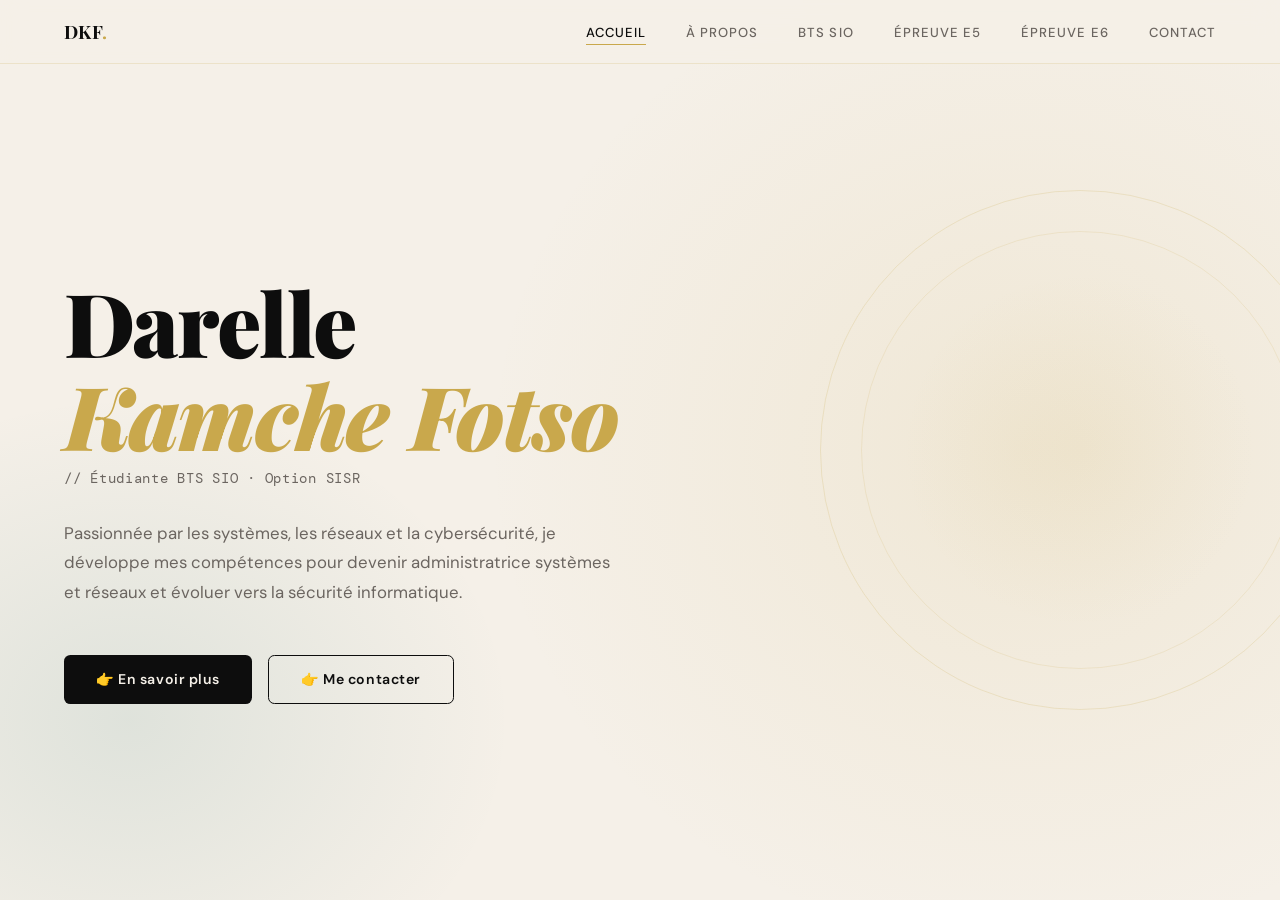
<file: index.html>
<!DOCTYPE html>
<html lang="fr">
<head>
<meta charset="UTF-8">
<meta name="viewport" content="width=device-width, initial-scale=1.0">
<title>Darelle Kamche Fotso — Portfolio</title>
<link rel="stylesheet" href="style.css">
<style>
  .hero {
    min-height: 100vh;
    display: flex; flex-direction: column; justify-content: center;
    position: relative; overflow: hidden; padding-top: 80px;
  }
  .hero-bg {
    position: absolute; inset: 0; z-index: 0;
    background:
      radial-gradient(ellipse 60% 80% at 80% 50%, rgba(201,168,76,0.12) 0%, transparent 70%),
      radial-gradient(ellipse 50% 60% at 10% 80%, rgba(26,107,107,0.1) 0%, transparent 60%);
  }
  .hero-decor {
    position: absolute; right: -60px; top: 50%; transform: translateY(-50%);
    width: 520px; height: 520px; border-radius: 50%;
    border: 1px solid rgba(201,168,76,0.2); z-index: 0;
  }
  .hero-decor::before {
    content: ''; position: absolute; inset: 40px;
    border-radius: 50%; border: 1px solid rgba(201,168,76,0.15);
  }
  .hero-decor::after {
    content: ''; position: absolute; inset: 80px; border-radius: 50%;
    background: radial-gradient(circle, rgba(201,168,76,0.08), transparent 70%);
  }
  .hero-content {
    position: relative; z-index: 1;
    padding: 0 4rem; max-width: 760px;
    animation: fadeUp 0.9s ease both;
  }
  .hero-tag {
    display: inline-flex; align-items: center; gap: 0.5rem;
    font-family: 'DM Mono', monospace; font-size: 0.75rem;
    color: var(--teal); letter-spacing: 0.12em; text-transform: uppercase;
    margin-bottom: 1.5rem; padding: 0.4rem 1rem;
    border: 1px solid rgba(26,107,107,0.3); border-radius: 2rem;
    background: rgba(26,107,107,0.06);
  }
  .hero-tag::before { content: '●'; font-size: 0.5rem; color: var(--teal); }
  .hero-name {
    font-family: 'Playfair Display', serif;
    font-size: clamp(3rem, 7vw, 5.5rem); font-weight: 900;
    line-height: 1.05; letter-spacing: -0.02em; margin-bottom: 0.5rem;
  }
  .hero-name em { font-style: italic; color: var(--gold); display: block; }
  .hero-role {
    font-family: 'DM Mono', monospace; font-size: 0.9rem;
    color: var(--muted); letter-spacing: 0.05em; margin-bottom: 2rem;
  }
  .hero-desc {
    font-size: 1.05rem; line-height: 1.75; color: var(--muted);
    max-width: 560px; margin-bottom: 3rem;
  }
  .hero-btns { display: flex; gap: 1rem; flex-wrap: wrap; }
  @media (max-width: 900px) {
    .hero-content { padding: 0 1.5rem; }
    .hero-decor { display: none; }
  }
  @media (max-width: 600px) {
    .hero-btns { flex-direction: column; }
    .btn-primary, .btn-outline { width: 100%; justify-content: center; }
  }
</style>
</head>
<body>
<nav>
  <div class="nav-logo">DKF<span>.</span></div>
  <ul class="nav-links">
    <li><a href="index.html">Accueil</a></li>
    <li><a href="apropos.html">À propos</a></li>
    <li><a href="bts.html">BTS SIO</a></li>
    <li><a href="e5.html">Épreuve E5</a></li>
    <li><a href="e6.html">Épreuve E6</a></li>
    <li><a href="contact.html">Contact</a></li>
  </ul>
</nav>

<div class="hero">
  <div class="hero-bg"></div>
  <div class="hero-decor"></div>
  <div class="hero-content">
    <h1 class="hero-name">Darelle<br><em>Kamche Fotso</em></h1>
    <p class="hero-role">// Étudiante BTS SIO · Option SISR</p>
    <p class="hero-desc">Passionnée par les systèmes, les réseaux et la cybersécurité, je développe mes compétences pour devenir administratrice systèmes et réseaux et évoluer vers la sécurité informatique.</p>
    <div class="hero-btns">
      <a href="apropos.html" class="btn-primary">👉 En savoir plus</a>
      <a href="contact.html" class="btn-outline">👉 Me contacter</a>
    </div>
  </div>
</div>

<script src="script.js"></script>
</body>
</html>
</file>
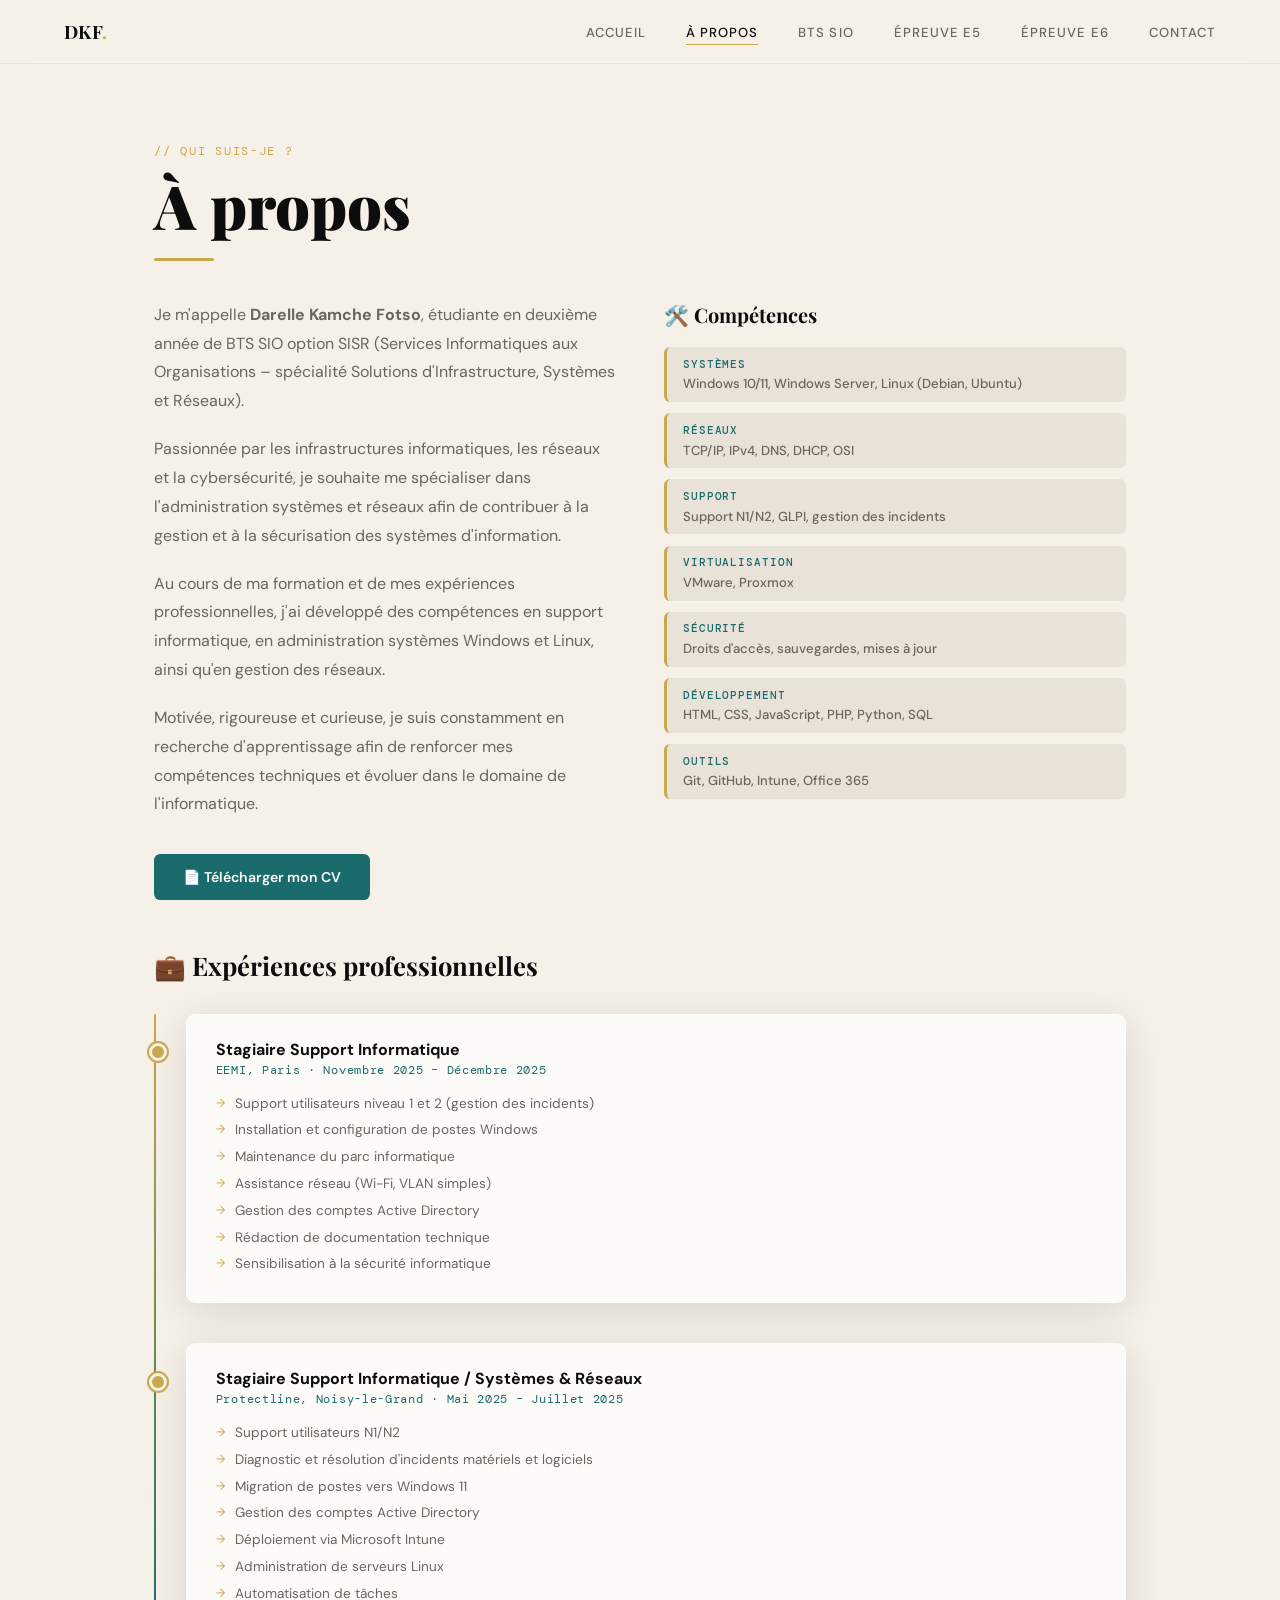
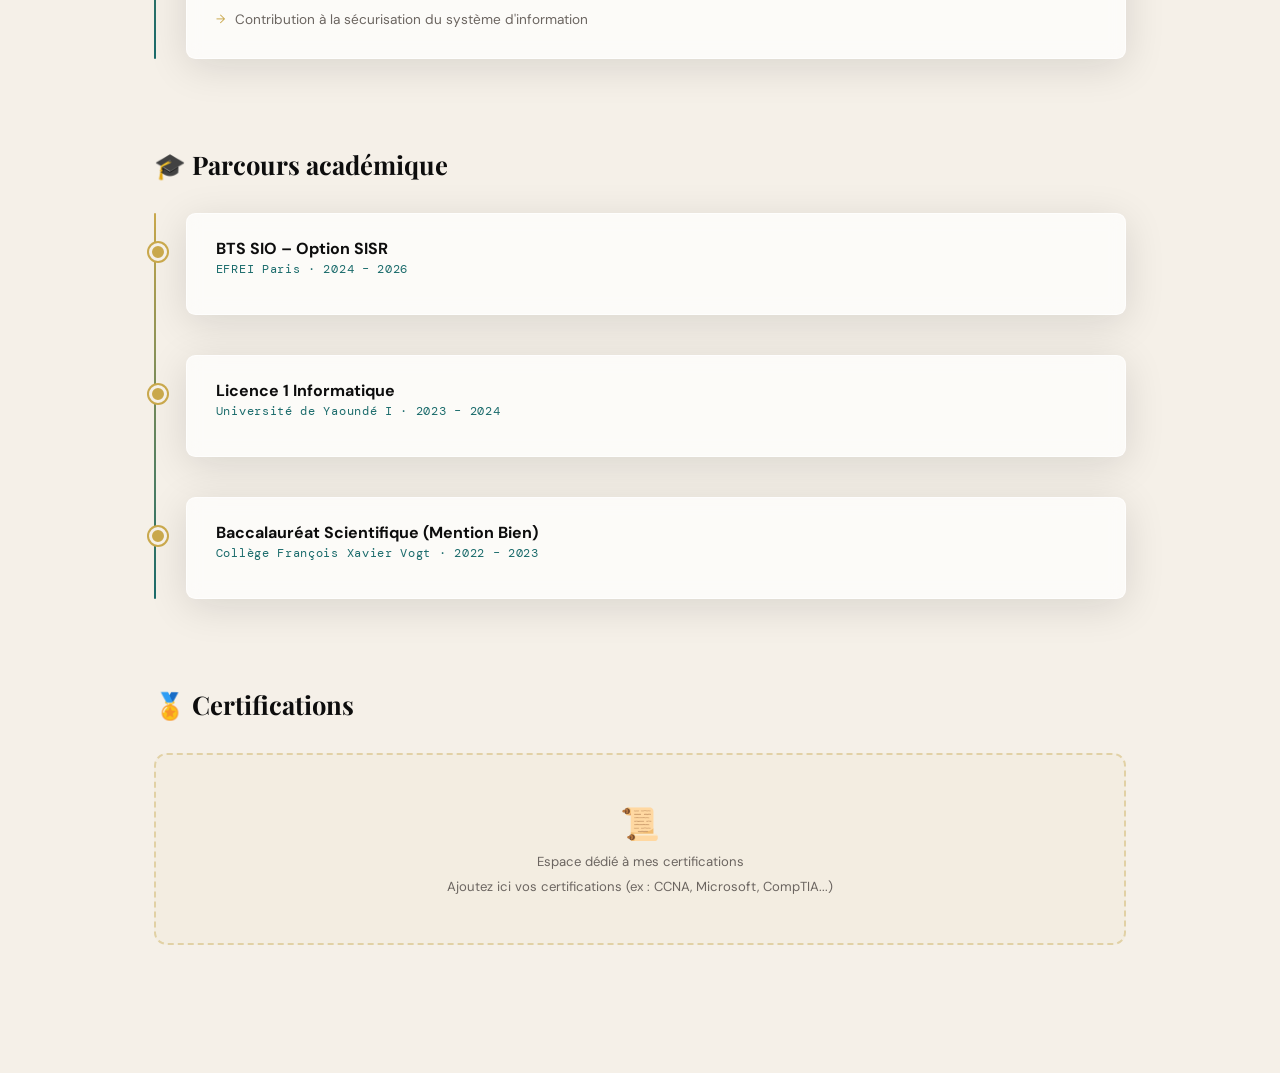
<file: apropos.html>
<!DOCTYPE html>
<html lang="fr">
<head>
<meta charset="UTF-8">
<meta name="viewport" content="width=device-width, initial-scale=1.0">
<title>À propos — Darelle Kamche Fotso</title>
<link rel="stylesheet" href="style.css">
<style>
  .about-grid {
    display: grid; grid-template-columns: 1fr 1fr; gap: 3rem;
    padding: 0 4rem 3rem; max-width: 1100px; margin: 0 auto;
  }
  .about-text p { font-size: 1rem; line-height: 1.8; color: var(--muted); margin-bottom: 1.2rem; }
  .about-cv-btn {
    display: inline-flex; align-items: center; gap: 0.6rem;
    padding: 0.85rem 1.8rem; background: var(--teal); color: white;
    border: none; border-radius: 0.4rem;
    font-family: 'DM Sans', sans-serif; font-size: 0.88rem; font-weight: 600;
    cursor: pointer; text-decoration: none; transition: all 0.25s; margin-top: 1rem;
  }
  .about-cv-btn:hover {
    background: var(--teal-light); transform: translateY(-2px);
    box-shadow: 0 8px 24px rgba(26,107,107,0.25);
  }
  .skills-col { display: flex; flex-direction: column; gap: 0.7rem; }
  .timeline-section { padding: 0 4rem 3rem; max-width: 1100px; margin: 0 auto; }
  .cert-area { padding: 0 4rem 3rem; max-width: 1100px; margin: 0 auto; }
  .cert-placeholder {
    border: 2px dashed rgba(201,168,76,0.4); border-radius: 0.8rem;
    padding: 3rem; text-align: center; color: var(--muted); font-size: 0.9rem;
    background: rgba(201,168,76,0.04);
  }
  .cert-placeholder p { margin-top: 0.5rem; font-size: 0.82rem; }
  @media (max-width: 900px) {
    .about-grid { grid-template-columns: 1fr; padding: 0 1.5rem 3rem; }
    .timeline-section, .cert-area { padding-left: 1.5rem; padding-right: 1.5rem; }
  }
</style>
</head>
<body>
<nav>
  <div class="nav-logo">DKF<span>.</span></div>
  <ul class="nav-links">
    <li><a href="index.html">Accueil</a></li>
    <li><a href="apropos.html">À propos</a></li>
    <li><a href="bts.html">BTS SIO</a></li>
    <li><a href="e5.html">Épreuve E5</a></li>
    <li><a href="e6.html">Épreuve E6</a></li>
    <li><a href="contact.html">Contact</a></li>
  </ul>
</nav>

<main>
  <div class="page-header">
    <p class="page-label">// Qui suis-je ?</p>
    <h1 class="page-title">À propos</h1>
    <div class="page-line"></div>
  </div>

  <div class="about-grid">
    <div class="about-text">
      <p>Je m'appelle <strong>Darelle Kamche Fotso</strong>, étudiante en deuxième année de BTS SIO option SISR (Services Informatiques aux Organisations – spécialité Solutions d'Infrastructure, Systèmes et Réseaux).</p>
      <p>Passionnée par les infrastructures informatiques, les réseaux et la cybersécurité, je souhaite me spécialiser dans l'administration systèmes et réseaux afin de contribuer à la gestion et à la sécurisation des systèmes d'information.</p>
      <p>Au cours de ma formation et de mes expériences professionnelles, j'ai développé des compétences en support informatique, en administration systèmes Windows et Linux, ainsi qu'en gestion des réseaux.</p>
      <p>Motivée, rigoureuse et curieuse, je suis constamment en recherche d'apprentissage afin de renforcer mes compétences techniques et évoluer dans le domaine de l'informatique.</p>
      <a href="#" class="about-cv-btn" onclick="document.getElementById('cv-upload').click(); return false;">
        📄 Télécharger mon CV
      </a>
      <input type="file" id="cv-upload" accept=".pdf" onchange="openCV(event)">
    </div>

    <div>
      <h3 style="font-family:'Playfair Display',serif; font-size:1.25rem; font-weight:700; margin-bottom:1.2rem;">🛠️ Compétences</h3>
      <div class="skills-col">
        <div class="skill-tag"><div class="skill-cat">Systèmes</div><div class="skill-val">Windows 10/11, Windows Server, Linux (Debian, Ubuntu)</div></div>
        <div class="skill-tag"><div class="skill-cat">Réseaux</div><div class="skill-val">TCP/IP, IPv4, DNS, DHCP, OSI</div></div>
        <div class="skill-tag"><div class="skill-cat">Support</div><div class="skill-val">Support N1/N2, GLPI, gestion des incidents</div></div>
        <div class="skill-tag"><div class="skill-cat">Virtualisation</div><div class="skill-val">VMware, Proxmox</div></div>
        <div class="skill-tag"><div class="skill-cat">Sécurité</div><div class="skill-val">Droits d'accès, sauvegardes, mises à jour</div></div>
        <div class="skill-tag"><div class="skill-cat">Développement</div><div class="skill-val">HTML, CSS, JavaScript, PHP, Python, SQL</div></div>
        <div class="skill-tag"><div class="skill-cat">Outils</div><div class="skill-val">Git, GitHub, Intune, Office 365</div></div>
      </div>
    </div>
  </div>

  <!-- Expériences -->
  <div class="timeline-section">
    <h2 class="section-subtitle">💼 Expériences professionnelles</h2>
    <div class="timeline">
      <div class="timeline-item">
        <div class="tl-title">Stagiaire Support Informatique</div>
        <div class="tl-meta">EEMI, Paris · Novembre 2025 – Décembre 2025</div>
        <ul class="tl-list">
          <li>Support utilisateurs niveau 1 et 2 (gestion des incidents)</li>
          <li>Installation et configuration de postes Windows</li>
          <li>Maintenance du parc informatique</li>
          <li>Assistance réseau (Wi-Fi, VLAN simples)</li>
          <li>Gestion des comptes Active Directory</li>
          <li>Rédaction de documentation technique</li>
          <li>Sensibilisation à la sécurité informatique</li>
        </ul>
      </div>
      <div class="timeline-item">
        <div class="tl-title">Stagiaire Support Informatique / Systèmes &amp; Réseaux</div>
        <div class="tl-meta">Protectline, Noisy-le-Grand · Mai 2025 – Juillet 2025</div>
        <ul class="tl-list">
          <li>Support utilisateurs N1/N2</li>
          <li>Diagnostic et résolution d'incidents matériels et logiciels</li>
          <li>Migration de postes vers Windows 11</li>
          <li>Gestion des comptes Active Directory</li>
          <li>Déploiement via Microsoft Intune</li>
          <li>Administration de serveurs Linux</li>
          <li>Automatisation de tâches</li>
          <li>Contribution à la sécurisation du système d'information</li>
        </ul>
      </div>
    </div>
  </div>

  <!-- Parcours académique -->
  <div class="timeline-section">
    <h2 class="section-subtitle">🎓 Parcours académique</h2>
    <div class="timeline">
      <div class="timeline-item">
        <div class="tl-title">BTS SIO – Option SISR</div>
        <div class="tl-meta">EFREI Paris · 2024 – 2026</div>
      </div>
      <div class="timeline-item">
        <div class="tl-title">Licence 1 Informatique</div>
        <div class="tl-meta">Université de Yaoundé I · 2023 – 2024</div>
      </div>
      <div class="timeline-item">
        <div class="tl-title">Baccalauréat Scientifique (Mention Bien)</div>
        <div class="tl-meta">Collège François Xavier Vogt · 2022 – 2023</div>
      </div>
    </div>
  </div>

  <!-- Certifications -->
  <div class="cert-area">
    <h2 class="section-subtitle">🏅 Certifications</h2>
    <div class="cert-placeholder">
      <span style="font-size:2rem;">📜</span>
      <p>Espace dédié à mes certifications</p>
      <p>Ajoutez ici vos certifications (ex : CCNA, Microsoft, CompTIA...)</p>
    </div>
  </div>
</main>

<script src="script.js"></script>
</body>
</html>
</file>
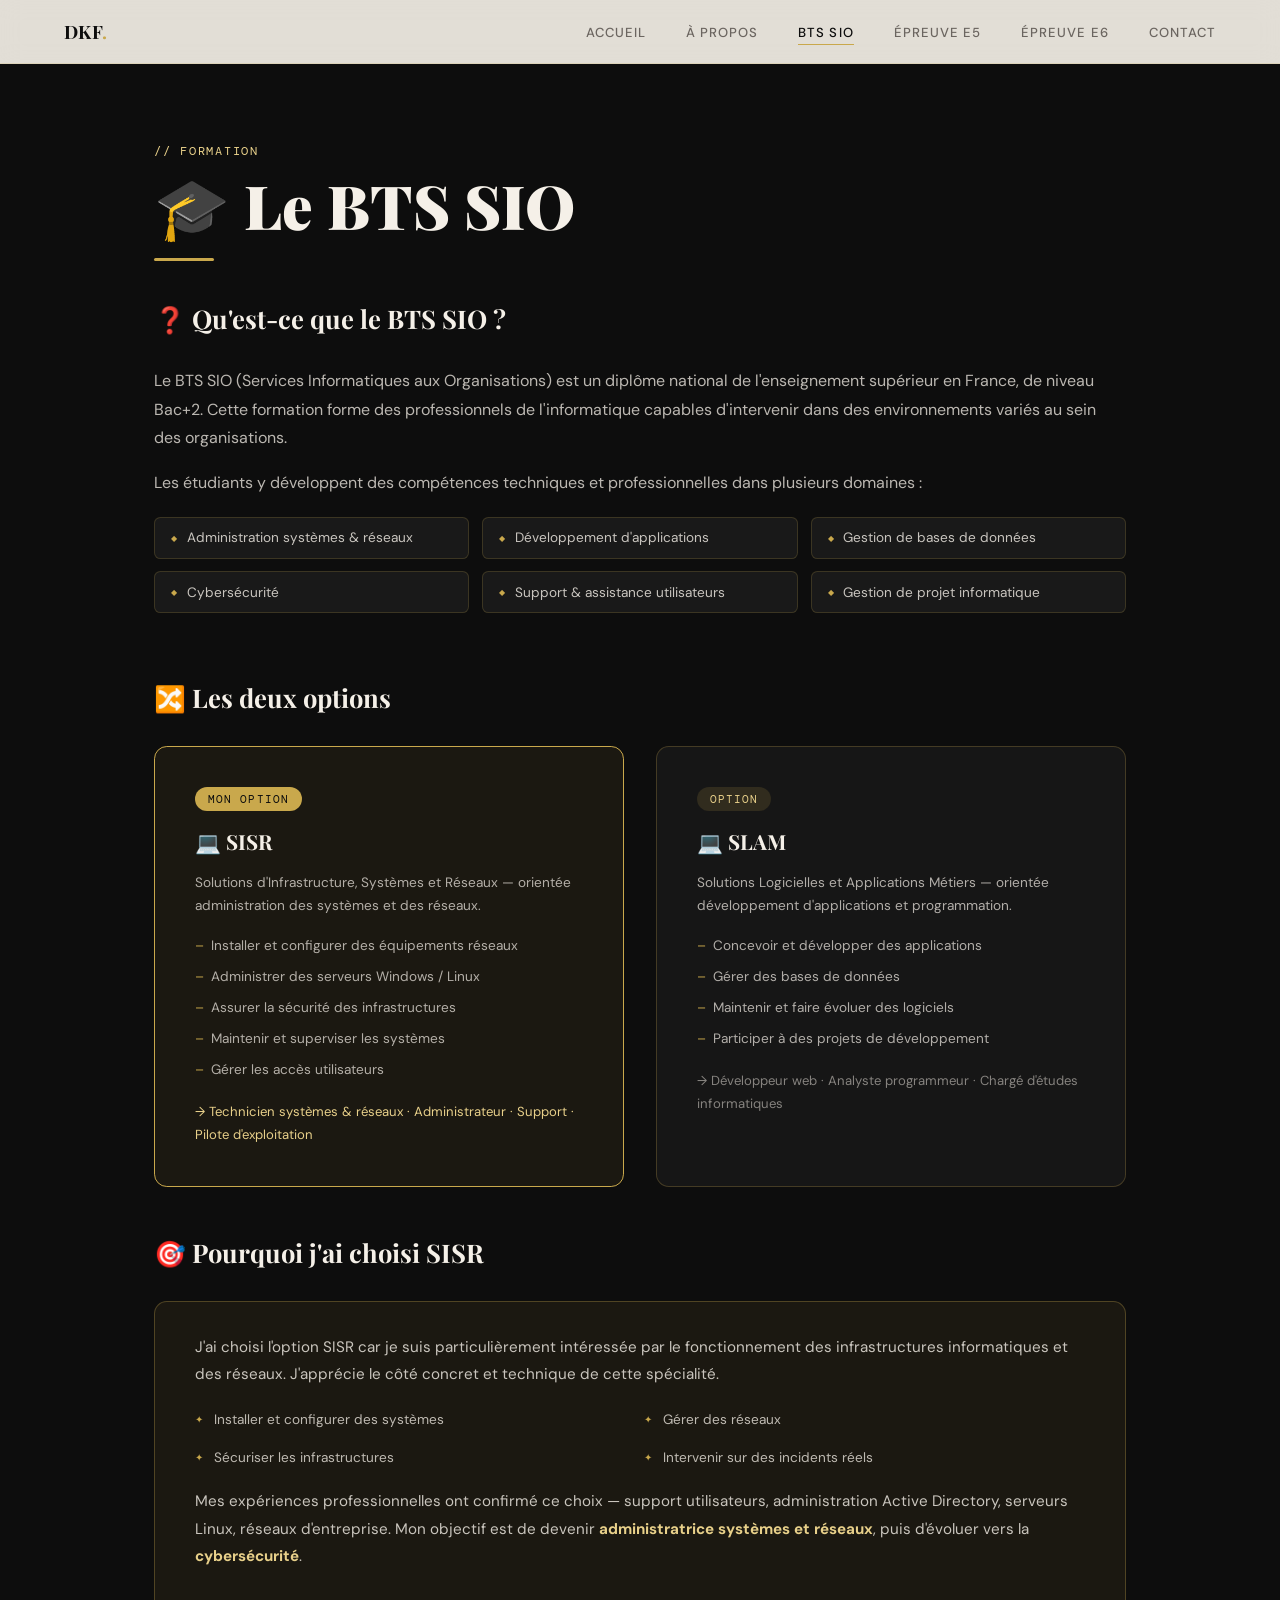
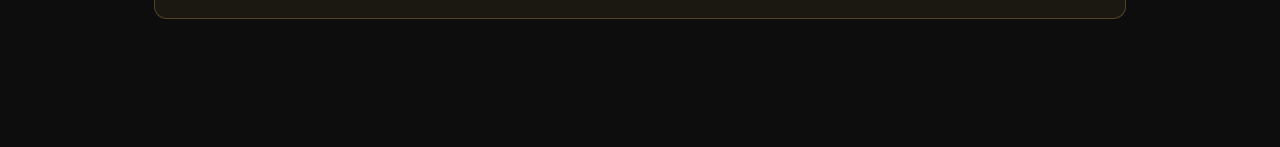
<file: bts.html>
<!DOCTYPE html>
<html lang="fr">
<head>
<meta charset="UTF-8">
<meta name="viewport" content="width=device-width, initial-scale=1.0">
<title>BTS SIO — Darelle Kamche Fotso</title>
<link rel="stylesheet" href="style.css">
<style>
  main { background: var(--ink); color: var(--cream); }
  .page-label { color: var(--gold-light); }
  .page-title { color: var(--cream); }

  .bts-intro { padding: 0 4rem 3rem; max-width: 1100px; margin: 0 auto; }
  .bts-intro p { font-size: 1rem; line-height: 1.8; color: rgba(245,240,232,0.75); margin-bottom: 1rem; }

  .bts-list {
    display: grid; grid-template-columns: repeat(auto-fill, minmax(240px,1fr)); gap: 0.8rem;
    margin: 1.2rem 0;
  }
  .bts-list-item {
    display: flex; align-items: center; gap: 0.6rem;
    padding: 0.7rem 1rem;
    background: rgba(255,255,255,0.05);
    border: 1px solid rgba(201,168,76,0.2); border-radius: 0.4rem;
    font-size: 0.85rem; color: rgba(245,240,232,0.8);
  }
  .bts-list-item::before { content: '◆'; color: var(--gold); font-size: 0.5rem; }

  .options-grid {
    display: grid; grid-template-columns: 1fr 1fr; gap: 2rem;
    padding: 0 4rem 3rem; max-width: 1100px; margin: 0 auto;
  }
  .option-card {
    padding: 2.5rem; border-radius: 0.8rem;
    border: 1px solid rgba(201,168,76,0.25);
    background: rgba(255,255,255,0.04); transition: all 0.3s;
  }
  .option-card:hover {
    background: rgba(255,255,255,0.07);
    border-color: rgba(201,168,76,0.5);
    transform: translateY(-4px);
    box-shadow: 0 20px 40px rgba(0,0,0,0.3);
  }
  .option-card.highlight { border-color: var(--gold); background: rgba(201,168,76,0.08); }
  .option-badge {
    display: inline-block;
    font-family: 'DM Mono', monospace; font-size: 0.7rem;
    letter-spacing: 0.1em; text-transform: uppercase;
    padding: 0.3rem 0.8rem; border-radius: 2rem;
    background: rgba(201,168,76,0.15); color: var(--gold-light); margin-bottom: 1rem;
  }
  .option-badge.active { background: var(--gold); color: var(--ink); }
  .option-card h3 {
    font-family: 'Playfair Display', serif; font-size: 1.3rem; font-weight: 700;
    color: var(--cream); margin-bottom: 1rem;
  }
  .option-card p, .option-card li { font-size: 0.85rem; color: rgba(245,240,232,0.7); line-height: 1.7; }
  .option-card ul { list-style: none; margin: 0.8rem 0; }
  .option-card ul li { padding: 0.25rem 0 0.25rem 1rem; position: relative; }
  .option-card ul li::before { content: '–'; position: absolute; left: 0; color: var(--gold); }

  .pourquoi-section { padding: 0 4rem 3rem; max-width: 1100px; margin: 0 auto; }
  .section-subtitle { color: var(--cream); }
  .pourquoi-card {
    background: rgba(201,168,76,0.08);
    border: 1px solid rgba(201,168,76,0.3);
    border-radius: 0.8rem; padding: 2rem 2.5rem;
  }
  .pourquoi-card p { font-size: 0.95rem; color: rgba(245,240,232,0.8); line-height: 1.8; margin-bottom: 1rem; }
  .pourquoi-card ul {
    list-style: none; display: grid; grid-template-columns: 1fr 1fr; gap: 0.5rem; margin: 1rem 0;
  }
  .pourquoi-card ul li {
    font-size: 0.85rem; color: rgba(245,240,232,0.75);
    padding: 0.4rem 0 0.4rem 1.2rem; position: relative;
  }
  .pourquoi-card ul li::before {
    content: '✦'; position: absolute; left: 0;
    color: var(--gold); font-size: 0.6rem; top: 0.55rem;
  }

  @media (max-width: 900px) {
    .bts-intro, .pourquoi-section { padding-left: 1.5rem; padding-right: 1.5rem; }
    .options-grid { grid-template-columns: 1fr; padding-left: 1.5rem; padding-right: 1.5rem; }
    .pourquoi-card ul { grid-template-columns: 1fr; }
    .bts-list { grid-template-columns: 1fr; }
  }
</style>
</head>
<body>
<nav>
  <div class="nav-logo">DKF<span>.</span></div>
  <ul class="nav-links">
    <li><a href="index.html">Accueil</a></li>
    <li><a href="apropos.html">À propos</a></li>
    <li><a href="bts.html">BTS SIO</a></li>
    <li><a href="e5.html">Épreuve E5</a></li>
    <li><a href="e6.html">Épreuve E6</a></li>
    <li><a href="contact.html">Contact</a></li>
  </ul>
</nav>

<main>
  <div class="page-header">
    <p class="page-label">// Formation</p>
    <h1 class="page-title">🎓 Le BTS SIO</h1>
    <div class="page-line"></div>
  </div>

  <div class="bts-intro">
    <h2 class="section-subtitle">❓ Qu'est-ce que le BTS SIO ?</h2>
    <p>Le BTS SIO (Services Informatiques aux Organisations) est un diplôme national de l'enseignement supérieur en France, de niveau Bac+2. Cette formation forme des professionnels de l'informatique capables d'intervenir dans des environnements variés au sein des organisations.</p>
    <p>Les étudiants y développent des compétences techniques et professionnelles dans plusieurs domaines :</p>
    <div class="bts-list">
      <div class="bts-list-item">Administration systèmes &amp; réseaux</div>
      <div class="bts-list-item">Développement d'applications</div>
      <div class="bts-list-item">Gestion de bases de données</div>
      <div class="bts-list-item">Cybersécurité</div>
      <div class="bts-list-item">Support &amp; assistance utilisateurs</div>
      <div class="bts-list-item">Gestion de projet informatique</div>
    </div>
  </div>

  <div style="padding:0 4rem; max-width:1100px; margin:0 auto 2rem;">
    <h2 class="section-subtitle">🔀 Les deux options</h2>
  </div>
  <div class="options-grid">
    <div class="option-card highlight">
      <div class="option-badge active">Mon option</div>
      <h3>💻 SISR</h3>
      <p style="margin-bottom:0.8rem;">Solutions d'Infrastructure, Systèmes et Réseaux — orientée administration des systèmes et des réseaux.</p>
      <ul>
        <li>Installer et configurer des équipements réseaux</li>
        <li>Administrer des serveurs Windows / Linux</li>
        <li>Assurer la sécurité des infrastructures</li>
        <li>Maintenir et superviser les systèmes</li>
        <li>Gérer les accès utilisateurs</li>
      </ul>
      <p style="margin-top:1rem; font-size:0.82rem; color:var(--gold-light);">→ Technicien systèmes &amp; réseaux · Administrateur · Support · Pilote d'exploitation</p>
    </div>
    <div class="option-card">
      <div class="option-badge">Option</div>
      <h3>💻 SLAM</h3>
      <p style="margin-bottom:0.8rem;">Solutions Logicielles et Applications Métiers — orientée développement d'applications et programmation.</p>
      <ul>
        <li>Concevoir et développer des applications</li>
        <li>Gérer des bases de données</li>
        <li>Maintenir et faire évoluer des logiciels</li>
        <li>Participer à des projets de développement</li>
      </ul>
      <p style="margin-top:1rem; font-size:0.82rem; color:rgba(245,240,232,0.5);">→ Développeur web · Analyste programmeur · Chargé d'études informatiques</p>
    </div>
  </div>

  <div class="pourquoi-section">
    <h2 class="section-subtitle">🎯 Pourquoi j'ai choisi SISR</h2>
    <div class="pourquoi-card">
      <p>J'ai choisi l'option SISR car je suis particulièrement intéressée par le fonctionnement des infrastructures informatiques et des réseaux. J'apprécie le côté concret et technique de cette spécialité.</p>
      <ul>
        <li>Installer et configurer des systèmes</li>
        <li>Gérer des réseaux</li>
        <li>Sécuriser les infrastructures</li>
        <li>Intervenir sur des incidents réels</li>
      </ul>
      <p>Mes expériences professionnelles ont confirmé ce choix — support utilisateurs, administration Active Directory, serveurs Linux, réseaux d'entreprise. Mon objectif est de devenir <strong style="color:var(--gold-light);">administratrice systèmes et réseaux</strong>, puis d'évoluer vers la <strong style="color:var(--gold-light);">cybersécurité</strong>.</p>
    </div>
  </div>
</main>

<script src="script.js"></script>
</body>
</html>
</file>
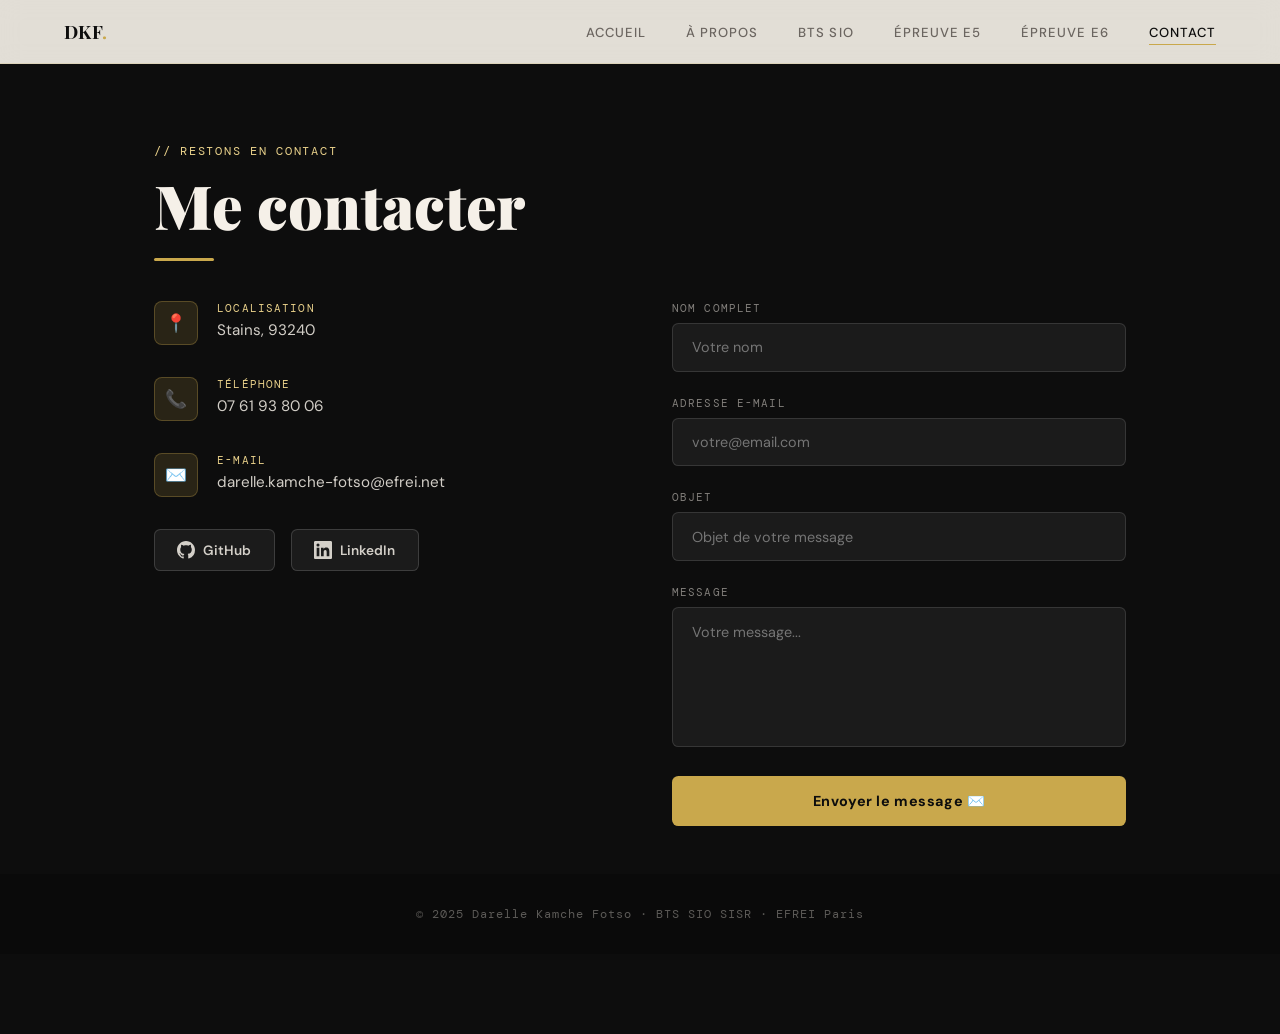
<file: contact.html>
<!DOCTYPE html>
<html lang="fr">
<head>
<meta charset="UTF-8">
<meta name="viewport" content="width=device-width, initial-scale=1.0">
<title>Contact — Darelle Kamche Fotso</title>
<link rel="stylesheet" href="style.css">
<style>
  main { background: var(--ink); color: var(--cream); }
  .page-label { color: var(--gold-light); }
  .page-title { color: var(--cream); }

  .contact-grid {
    display: grid; grid-template-columns: 1fr 1fr; gap: 4rem;
    padding: 0 4rem 3rem; max-width: 1100px; margin: 0 auto;
  }
  .contact-item { display: flex; align-items: flex-start; gap: 1.2rem; margin-bottom: 2rem; }
  .contact-icon {
    width: 44px; height: 44px;
    background: rgba(201,168,76,0.15); border: 1px solid rgba(201,168,76,0.3);
    border-radius: 0.5rem; display: flex; align-items: center; justify-content: center;
    font-size: 1.1rem; flex-shrink: 0;
  }
  .contact-label {
    font-family: 'DM Mono', monospace; font-size: 0.7rem;
    letter-spacing: 0.1em; text-transform: uppercase; color: var(--gold-light); margin-bottom: 0.3rem;
  }
  .contact-val { font-size: 0.95rem; color: rgba(245,240,232,0.85); }
  .contact-val a { color: inherit; text-decoration: none; }
  .contact-val a:hover { color: var(--gold-light); }

  .social-links { display: flex; gap: 1rem; flex-wrap: wrap; margin-top: 2rem; }
  .social-btn {
    display: inline-flex; align-items: center; gap: 0.5rem;
    padding: 0.7rem 1.4rem;
    background: rgba(255,255,255,0.06); border: 1px solid rgba(255,255,255,0.15);
    border-radius: 0.4rem; color: rgba(245,240,232,0.85);
    text-decoration: none; font-size: 0.85rem; font-weight: 600; transition: all 0.25s;
  }
  .social-btn:hover {
    background: var(--gold); border-color: var(--gold);
    color: var(--ink); transform: translateY(-2px);
  }

  .form-group { margin-bottom: 1.5rem; }
  .form-label {
    display: block; font-family: 'DM Mono', monospace; font-size: 0.7rem;
    letter-spacing: 0.1em; text-transform: uppercase; color: rgba(245,240,232,0.5); margin-bottom: 0.5rem;
  }
  .form-input, .form-textarea {
    width: 100%; padding: 0.9rem 1.2rem;
    background: rgba(255,255,255,0.06); border: 1px solid rgba(255,255,255,0.12);
    border-radius: 0.4rem; color: var(--cream);
    font-family: 'DM Sans', sans-serif; font-size: 0.9rem;
    transition: border-color 0.25s; outline: none; resize: none;
  }
  .form-input:focus, .form-textarea:focus {
    border-color: var(--gold); background: rgba(255,255,255,0.08);
  }
  .form-textarea { height: 140px; }
  .btn-send {
    width: 100%; padding: 1rem; background: var(--gold); color: var(--ink);
    border: none; border-radius: 0.4rem;
    font-family: 'DM Sans', sans-serif; font-size: 0.9rem; font-weight: 700;
    cursor: pointer; transition: all 0.25s; letter-spacing: 0.04em;
  }
  .btn-send:hover {
    background: var(--gold-light); transform: translateY(-2px);
    box-shadow: 0 8px 24px rgba(201,168,76,0.3);
  }

  footer {
    text-align: center; padding: 2rem;
    background: rgba(0,0,0,0.2);
    font-size: 0.78rem; color: rgba(245,240,232,0.35);
    font-family: 'DM Mono', monospace; letter-spacing: 0.08em;
  }

  @media (max-width: 900px) {
    .contact-grid { grid-template-columns: 1fr; padding-left: 1.5rem; padding-right: 1.5rem; }
  }
</style>
</head>
<body>
<nav>
  <div class="nav-logo">DKF<span>.</span></div>
  <ul class="nav-links">
    <li><a href="index.html">Accueil</a></li>
    <li><a href="apropos.html">À propos</a></li>
    <li><a href="bts.html">BTS SIO</a></li>
    <li><a href="e5.html">Épreuve E5</a></li>
    <li><a href="e6.html">Épreuve E6</a></li>
    <li><a href="contact.html">Contact</a></li>
  </ul>
</nav>

<main>
  <div class="page-header">
    <p class="page-label">// Restons en contact</p>
    <h1 class="page-title">Me contacter</h1>
    <div class="page-line"></div>
  </div>

  <div class="contact-grid">
    <div>
      <div class="contact-item">
        <div class="contact-icon">📍</div>
        <div>
          <div class="contact-label">Localisation</div>
          <div class="contact-val">Stains, 93240</div>
        </div>
      </div>
      <div class="contact-item">
        <div class="contact-icon">📞</div>
        <div>
          <div class="contact-label">Téléphone</div>
          <div class="contact-val"><a href="tel:+33761938006">07 61 93 80 06</a></div>
        </div>
      </div>
      <div class="contact-item">
        <div class="contact-icon">✉️</div>
        <div>
          <div class="contact-label">E-mail</div>
          <div class="contact-val"><a href="mailto:darelle.kamche-fotso@efrei.net">darelle.kamche-fotso@efrei.net</a></div>
        </div>
      </div>

      <div class="social-links">
        <a href="https://github.com/Darelle14" target="_blank" class="social-btn">
          <svg width="18" height="18" viewBox="0 0 24 24" fill="currentColor"><path d="M12 0C5.37 0 0 5.37 0 12c0 5.31 3.435 9.795 8.205 11.385.6.105.825-.255.825-.57 0-.285-.015-1.23-.015-2.235-3.015.555-3.795-.735-4.035-1.41-.135-.345-.72-1.41-1.23-1.695-.42-.225-1.02-.78-.015-.795.945-.015 1.62.87 1.845 1.23 1.08 1.815 2.805 1.305 3.495.99.105-.78.42-1.305.765-1.605-2.67-.3-5.46-1.335-5.46-5.925 0-1.305.465-2.385 1.23-3.225-.12-.3-.54-1.53.12-3.18 0 0 1.005-.315 3.3 1.23.96-.27 1.98-.405 3-.405s2.04.135 3 .405c2.295-1.56 3.3-1.23 3.3-1.23.66 1.65.24 2.88.12 3.18.765.84 1.23 1.905 1.23 3.225 0 4.605-2.805 5.625-5.475 5.925.435.375.81 1.095.81 2.22 0 1.605-.015 2.895-.015 3.3 0 .315.225.69.825.57A12.02 12.02 0 0024 12c0-6.63-5.37-12-12-12z"/></svg>
          GitHub
        </a>
        <a href="https://www.linkedin.com/in/darelle-Kamche" target="_blank" class="social-btn">
          <svg width="18" height="18" viewBox="0 0 24 24" fill="currentColor"><path d="M20.447 20.452h-3.554v-5.569c0-1.328-.027-3.037-1.852-3.037-1.853 0-2.136 1.445-2.136 2.939v5.667H9.351V9h3.414v1.561h.046c.477-.9 1.637-1.85 3.37-1.85 3.601 0 4.267 2.37 4.267 5.455v6.286zM5.337 7.433a2.062 2.062 0 01-2.063-2.065 2.064 2.064 0 112.063 2.065zm1.782 13.019H3.555V9h3.564v11.452zM22.225 0H1.771C.792 0 0 .774 0 1.729v20.542C0 23.227.792 24 1.771 24h20.451C23.2 24 24 23.227 24 22.271V1.729C24 .774 23.2 0 22.222 0h.003z"/></svg>
          LinkedIn
        </a>
      </div>
    </div>

    <div>
      <div class="form-group">
        <label class="form-label">Nom complet</label>
        <input type="text" class="form-input" placeholder="Votre nom">
      </div>
      <div class="form-group">
        <label class="form-label">Adresse e-mail</label>
        <input type="email" class="form-input" placeholder="votre@email.com">
      </div>
      <div class="form-group">
        <label class="form-label">Objet</label>
        <input type="text" class="form-input" placeholder="Objet de votre message">
      </div>
      <div class="form-group">
        <label class="form-label">Message</label>
        <textarea class="form-textarea" placeholder="Votre message..."></textarea>
      </div>
      <button class="btn-send" onclick="sendMessage()">Envoyer le message ✉️</button>
    </div>
  </div>

  <footer>
    <p>© 2025 Darelle Kamche Fotso · BTS SIO SISR · EFREI Paris</p>
  </footer>
</main>

<script src="script.js"></script>
</body>
</html>
</file>
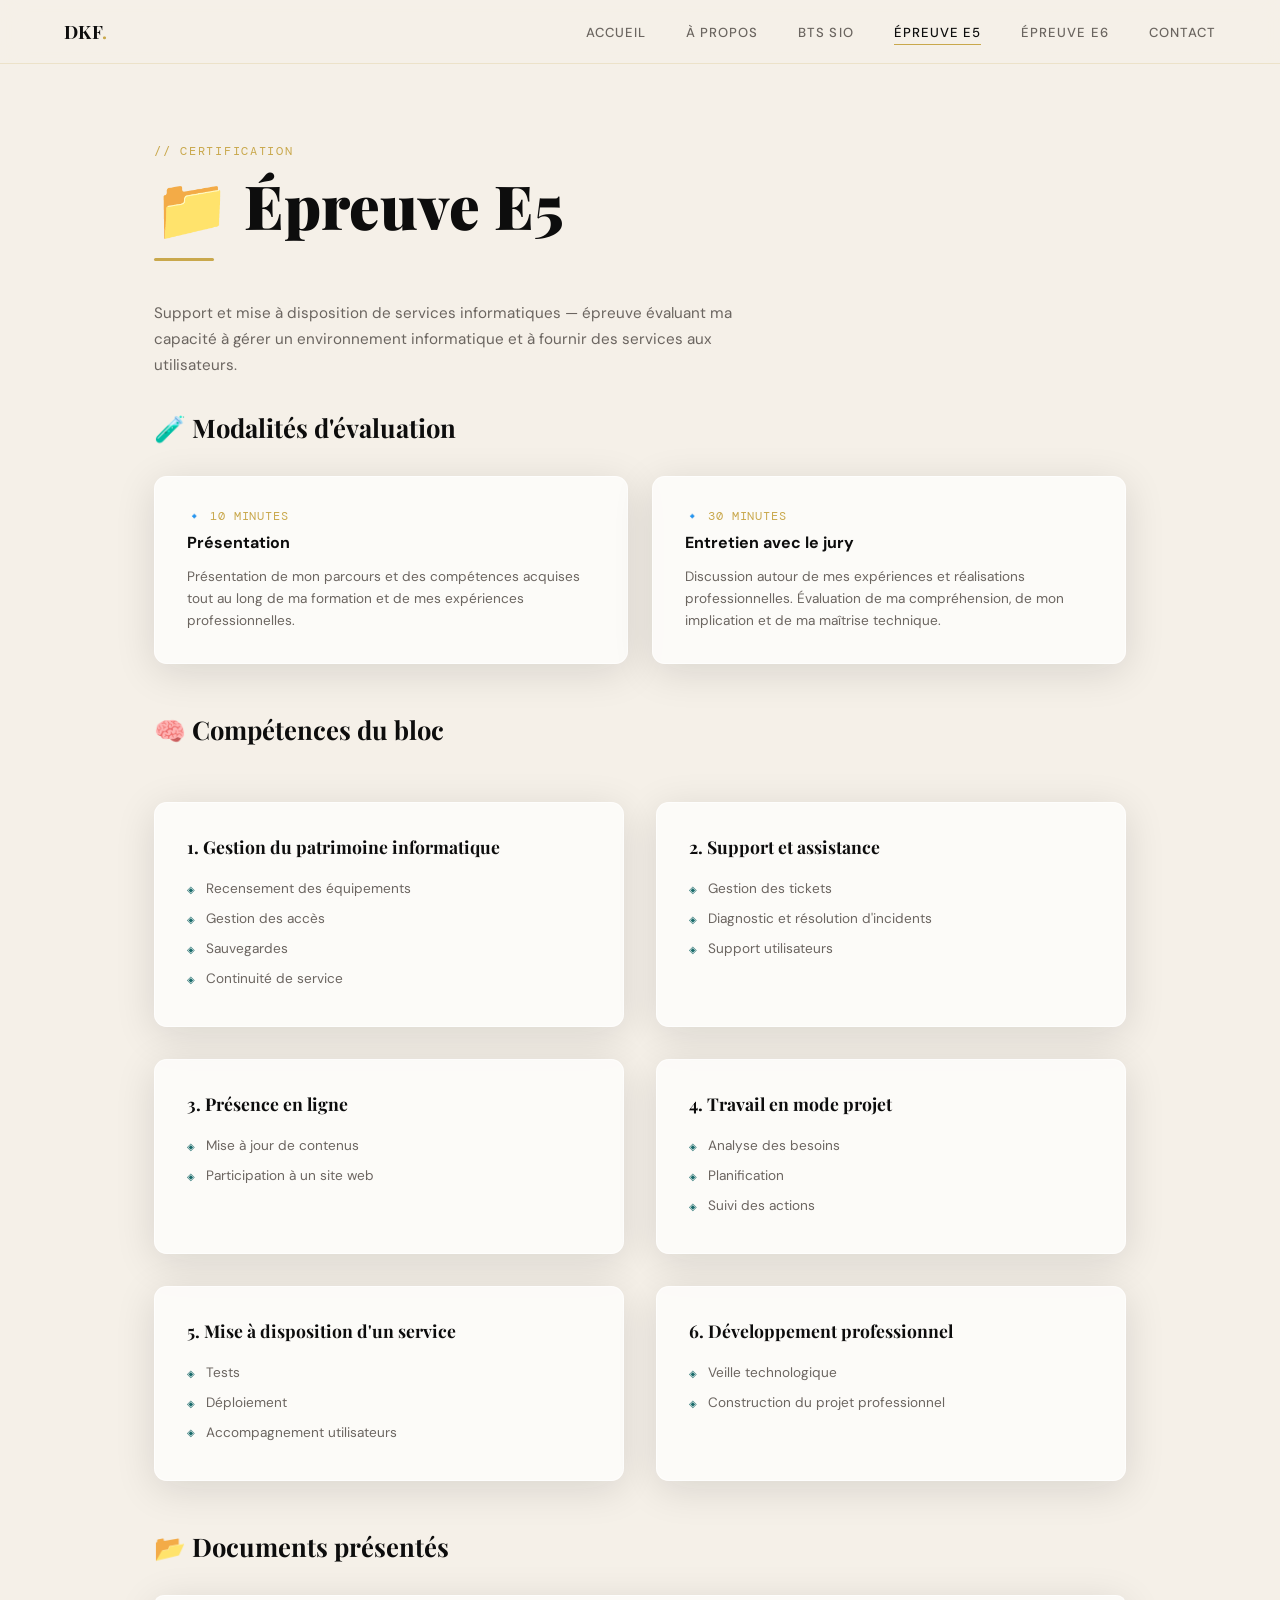
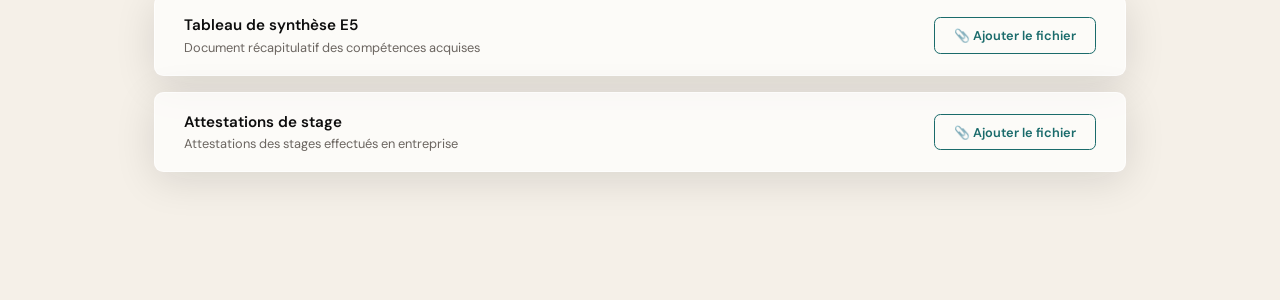
<file: e5.html>
<!DOCTYPE html>
<html lang="fr">
<head>
<meta charset="UTF-8">
<meta name="viewport" content="width=device-width, initial-scale=1.0">
<title>Épreuve E5 — Darelle Kamche Fotso</title>
<link rel="stylesheet" href="style.css">
<style>
  .modal-section { padding: 0 4rem 3rem; max-width: 1100px; margin: 0 auto; }
  .modal-cards { display: flex; gap: 1.5rem; flex-wrap: wrap; }
  .modal-card {
    flex: 1; min-width: 260px; background: var(--card-bg);
    border: 1px solid rgba(255,255,255,0.6); border-radius: 0.8rem;
    padding: 2rem; box-shadow: var(--shadow);
  }
  .modal-time {
    font-family: 'DM Mono', monospace; font-size: 0.72rem;
    color: var(--gold); letter-spacing: 0.08em; text-transform: uppercase; margin-bottom: 0.5rem;
  }
  .modal-card h3 { font-weight: 700; font-size: 1rem; margin-bottom: 0.8rem; }
  .modal-card p { font-size: 0.85rem; color: var(--muted); line-height: 1.6; }

  .e5-grid {
    display: grid; grid-template-columns: 1fr 1fr; gap: 2rem;
    padding: 0 4rem 3rem; max-width: 1100px; margin: 0 auto;
  }
  .e5-card {
    background: var(--card-bg); border: 1px solid rgba(255,255,255,0.6);
    border-radius: 0.8rem; padding: 2rem; box-shadow: var(--shadow); transition: transform 0.25s;
  }
  .e5-card:hover { transform: translateY(-4px); }
  .e5-card h3 { font-family: 'Playfair Display', serif; font-size: 1.1rem; font-weight: 700; margin-bottom: 1rem; }
  .e5-card ul { list-style: none; }
  .e5-card ul li {
    font-size: 0.85rem; color: var(--muted);
    padding: 0.3rem 0 0.3rem 1.2rem; position: relative; line-height: 1.5;
  }
  .e5-card ul li::before { content: '◈'; position: absolute; left: 0; color: var(--teal); font-size: 0.65rem; top: 0.45rem; }

  .docs-section { padding: 0 4rem 3rem; max-width: 1100px; margin: 0 auto; }

  @media (max-width: 900px) {
    .e5-grid { grid-template-columns: 1fr; padding-left: 1.5rem; padding-right: 1.5rem; }
    .modal-section, .docs-section { padding-left: 1.5rem; padding-right: 1.5rem; }
    .modal-cards { flex-direction: column; }
  }
</style>
</head>
<body>
<nav>
  <div class="nav-logo">DKF<span>.</span></div>
  <ul class="nav-links">
    <li><a href="index.html">Accueil</a></li>
    <li><a href="apropos.html">À propos</a></li>
    <li><a href="bts.html">BTS SIO</a></li>
    <li><a href="e5.html">Épreuve E5</a></li>
    <li><a href="e6.html">Épreuve E6</a></li>
    <li><a href="contact.html">Contact</a></li>
  </ul>
</nav>

<main>
  <div class="page-header">
    <p class="page-label">// Certification</p>
    <h1 class="page-title">📁 Épreuve E5</h1>
    <div class="page-line"></div>
    <p style="color:var(--muted); font-size:0.95rem; max-width:600px; line-height:1.7; margin-bottom:2rem;">Support et mise à disposition de services informatiques — épreuve évaluant ma capacité à gérer un environnement informatique et à fournir des services aux utilisateurs.</p>
  </div>

  <!-- Modalités -->
  <div class="modal-section">
    <h2 class="section-subtitle">🧪 Modalités d'évaluation</h2>
    <div class="modal-cards">
      <div class="modal-card">
        <div class="modal-time">🔹 10 minutes</div>
        <h3>Présentation</h3>
        <p>Présentation de mon parcours et des compétences acquises tout au long de ma formation et de mes expériences professionnelles.</p>
      </div>
      <div class="modal-card">
        <div class="modal-time">🔹 30 minutes</div>
        <h3>Entretien avec le jury</h3>
        <p>Discussion autour de mes expériences et réalisations professionnelles. Évaluation de ma compréhension, de mon implication et de ma maîtrise technique.</p>
      </div>
    </div>
  </div>

  <!-- Compétences -->
  <div style="padding:0 4rem 1.5rem; max-width:1100px; margin:0 auto;">
    <h2 class="section-subtitle">🧠 Compétences du bloc</h2>
  </div>
  <div class="e5-grid">
    <div class="e5-card">
      <h3>1. Gestion du patrimoine informatique</h3>
      <ul>
        <li>Recensement des équipements</li>
        <li>Gestion des accès</li>
        <li>Sauvegardes</li>
        <li>Continuité de service</li>
      </ul>
    </div>
    <div class="e5-card">
      <h3>2. Support et assistance</h3>
      <ul>
        <li>Gestion des tickets</li>
        <li>Diagnostic et résolution d'incidents</li>
        <li>Support utilisateurs</li>
      </ul>
    </div>
    <div class="e5-card">
      <h3>3. Présence en ligne</h3>
      <ul>
        <li>Mise à jour de contenus</li>
        <li>Participation à un site web</li>
      </ul>
    </div>
    <div class="e5-card">
      <h3>4. Travail en mode projet</h3>
      <ul>
        <li>Analyse des besoins</li>
        <li>Planification</li>
        <li>Suivi des actions</li>
      </ul>
    </div>
    <div class="e5-card">
      <h3>5. Mise à disposition d'un service</h3>
      <ul>
        <li>Tests</li>
        <li>Déploiement</li>
        <li>Accompagnement utilisateurs</li>
      </ul>
    </div>
    <div class="e5-card">
      <h3>6. Développement professionnel</h3>
      <ul>
        <li>Veille technologique</li>
        <li>Construction du projet professionnel</li>
      </ul>
    </div>
  </div>

  <!-- Documents -->
  <div class="docs-section">
    <h2 class="section-subtitle">📂 Documents présentés</h2>
    <div class="doc-items">
      <div class="doc-item">
        <div>
          <div class="doc-name">Tableau de synthèse E5</div>
          <div class="doc-desc">Document récapitulatif des compétences acquises</div>
        </div>
        <button class="btn-upload" onclick="document.getElementById('e5-doc1').click()">📎 Ajouter le fichier</button>
        <input type="file" id="e5-doc1" accept=".pdf,.doc,.docx" onchange="attachFile(event)">
      </div>
      <div class="doc-item">
        <div>
          <div class="doc-name">Attestations de stage</div>
          <div class="doc-desc">Attestations des stages effectués en entreprise</div>
        </div>
        <button class="btn-upload" onclick="document.getElementById('e5-doc2').click()">📎 Ajouter le fichier</button>
        <input type="file" id="e5-doc2" accept=".pdf,.doc,.docx" onchange="attachFile(event)">
      </div>
    </div>
  </div>
</main>

<script src="script.js"></script>
</body>
</html>
</file>
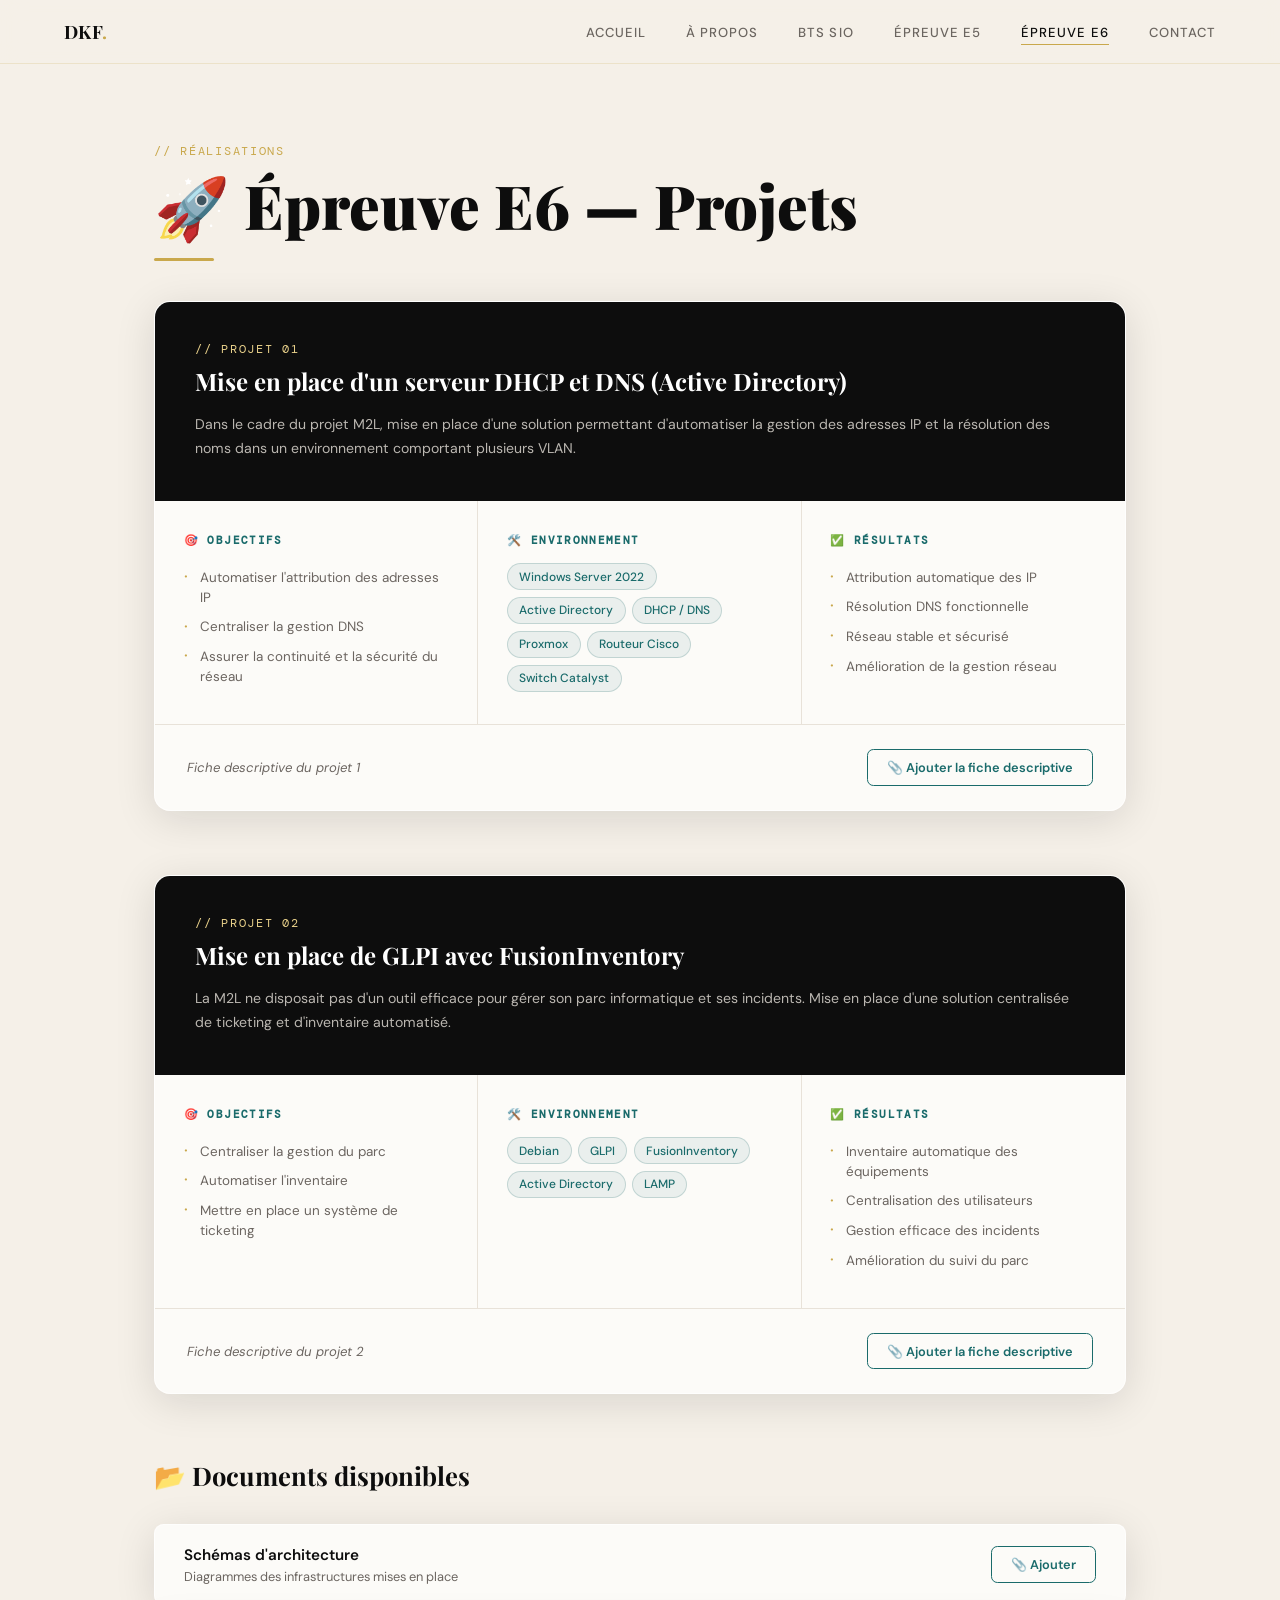
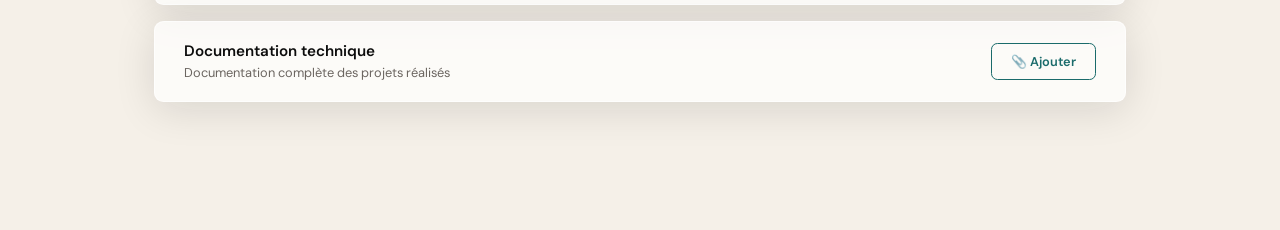
<file: e6.html>
<!DOCTYPE html>
<html lang="fr">
<head>
<meta charset="UTF-8">
<meta name="viewport" content="width=device-width, initial-scale=1.0">
<title>Épreuve E6 — Darelle Kamche Fotso</title>
<link rel="stylesheet" href="style.css">
<style>
  .projects-container {
    padding: 0 4rem 3rem; max-width: 1100px; margin: 0 auto;
    display: flex; flex-direction: column; gap: 4rem;
  }
  .project-card {
    background: var(--card-bg); border: 1px solid rgba(255,255,255,0.6);
    border-radius: 1rem; box-shadow: var(--shadow); overflow: hidden; transition: transform 0.3s;
  }
  .project-card:hover { transform: translateY(-6px); box-shadow: 0 20px 60px rgba(13,13,13,0.15); }
  .project-header { padding: 2.5rem; background: var(--ink); color: var(--cream); }
  .project-num {
    font-family: 'DM Mono', monospace; font-size: 0.72rem;
    letter-spacing: 0.15em; color: var(--gold-light); text-transform: uppercase; margin-bottom: 0.5rem;
  }
  .project-header h2 {
    font-family: 'Playfair Display', serif; font-size: 1.5rem; font-weight: 700;
    color: white; margin-bottom: 1rem;
  }
  .project-header p { font-size: 0.88rem; color: rgba(245,240,232,0.75); line-height: 1.7; }
  .project-body { display: grid; grid-template-columns: 1fr 1fr 1fr; gap: 0; }
  .project-col { padding: 2rem 1.8rem; border-right: 1px solid var(--soft); }
  .project-col:last-child { border-right: none; }
  .project-col h4 {
    font-family: 'DM Mono', monospace; font-size: 0.7rem;
    letter-spacing: 0.12em; text-transform: uppercase; color: var(--teal); margin-bottom: 1rem;
  }
  .project-col ul { list-style: none; }
  .project-col ul li {
    font-size: 0.84rem; color: var(--muted);
    padding: 0.3rem 0 0.3rem 1rem; position: relative; line-height: 1.5;
  }
  .project-col ul li::before { content: '·'; position: absolute; left: 0; color: var(--gold); font-size: 1.2rem; top: 0; }
  .project-footer {
    padding: 1.5rem 2rem; border-top: 1px solid var(--soft);
    display: flex; align-items: center; justify-content: space-between; flex-wrap: wrap; gap: 1rem;
  }
  .project-footer p { font-size: 0.82rem; color: var(--muted); font-style: italic; }

  .docs-section { padding: 0 4rem 3rem; max-width: 1100px; margin: 0 auto; }

  @media (max-width: 900px) {
    .projects-container, .docs-section { padding-left: 1.5rem; padding-right: 1.5rem; }
    .project-body { grid-template-columns: 1fr; }
    .project-col { border-right: none; border-bottom: 1px solid var(--soft); }
    .project-col:last-child { border-bottom: none; }
  }
</style>
</head>
<body>
<nav>
  <div class="nav-logo">DKF<span>.</span></div>
  <ul class="nav-links">
    <li><a href="index.html">Accueil</a></li>
    <li><a href="apropos.html">À propos</a></li>
    <li><a href="bts.html">BTS SIO</a></li>
    <li><a href="e5.html">Épreuve E5</a></li>
    <li><a href="e6.html">Épreuve E6</a></li>
    <li><a href="contact.html">Contact</a></li>
  </ul>
</nav>

<main>
  <div class="page-header">
    <p class="page-label">// Réalisations</p>
    <h1 class="page-title">🚀 Épreuve E6 — Projets</h1>
    <div class="page-line"></div>
  </div>

  <div class="projects-container">
    <!-- Projet 1 -->
    <div class="project-card">
      <div class="project-header">
        <div class="project-num">// Projet 01</div>
        <h2>Mise en place d'un serveur DHCP et DNS (Active Directory)</h2>
        <p>Dans le cadre du projet M2L, mise en place d'une solution permettant d'automatiser la gestion des adresses IP et la résolution des noms dans un environnement comportant plusieurs VLAN.</p>
      </div>
      <div class="project-body">
        <div class="project-col">
          <h4>🎯 Objectifs</h4>
          <ul>
            <li>Automatiser l'attribution des adresses IP</li>
            <li>Centraliser la gestion DNS</li>
            <li>Assurer la continuité et la sécurité du réseau</li>
          </ul>
        </div>
        <div class="project-col">
          <h4>🛠️ Environnement</h4>
          <div class="tech-tags">
            <span class="tech-tag">Windows Server 2022</span>
            <span class="tech-tag">Active Directory</span>
            <span class="tech-tag">DHCP / DNS</span>
            <span class="tech-tag">Proxmox</span>
            <span class="tech-tag">Routeur Cisco</span>
            <span class="tech-tag">Switch Catalyst</span>
          </div>
        </div>
        <div class="project-col">
          <h4>✅ Résultats</h4>
          <ul>
            <li>Attribution automatique des IP</li>
            <li>Résolution DNS fonctionnelle</li>
            <li>Réseau stable et sécurisé</li>
            <li>Amélioration de la gestion réseau</li>
          </ul>
        </div>
      </div>
      <div class="project-footer">
        <p>Fiche descriptive du projet 1</p>
        <button class="btn-upload" onclick="document.getElementById('e6-p1').click()">📎 Ajouter la fiche descriptive</button>
        <input type="file" id="e6-p1" accept=".pdf,.doc,.docx" onchange="attachFile(event)">
      </div>
    </div>

    <!-- Projet 2 -->
    <div class="project-card">
      <div class="project-header">
        <div class="project-num">// Projet 02</div>
        <h2>Mise en place de GLPI avec FusionInventory</h2>
        <p>La M2L ne disposait pas d'un outil efficace pour gérer son parc informatique et ses incidents. Mise en place d'une solution centralisée de ticketing et d'inventaire automatisé.</p>
      </div>
      <div class="project-body">
        <div class="project-col">
          <h4>🎯 Objectifs</h4>
          <ul>
            <li>Centraliser la gestion du parc</li>
            <li>Automatiser l'inventaire</li>
            <li>Mettre en place un système de ticketing</li>
          </ul>
        </div>
        <div class="project-col">
          <h4>🛠️ Environnement</h4>
          <div class="tech-tags">
            <span class="tech-tag">Debian</span>
            <span class="tech-tag">GLPI</span>
            <span class="tech-tag">FusionInventory</span>
            <span class="tech-tag">Active Directory</span>
            <span class="tech-tag">LAMP</span>
          </div>
        </div>
        <div class="project-col">
          <h4>✅ Résultats</h4>
          <ul>
            <li>Inventaire automatique des équipements</li>
            <li>Centralisation des utilisateurs</li>
            <li>Gestion efficace des incidents</li>
            <li>Amélioration du suivi du parc</li>
          </ul>
        </div>
      </div>
      <div class="project-footer">
        <p>Fiche descriptive du projet 2</p>
        <button class="btn-upload" onclick="document.getElementById('e6-p2').click()">📎 Ajouter la fiche descriptive</button>
        <input type="file" id="e6-p2" accept=".pdf,.doc,.docx" onchange="attachFile(event)">
      </div>
    </div>

    <!-- Autres documents -->
    <div>
      <h2 class="section-subtitle">📂 Documents disponibles</h2>
      <div class="doc-items">
        <div class="doc-item">
          <div><div class="doc-name">Schémas d'architecture</div><div class="doc-desc">Diagrammes des infrastructures mises en place</div></div>
          <button class="btn-upload" onclick="document.getElementById('e6-schema').click()">📎 Ajouter</button>
          <input type="file" id="e6-schema" accept=".pdf,.png,.jpg,.svg" onchange="attachFile(event)">
        </div>
        <div class="doc-item">
          <div><div class="doc-name">Documentation technique</div><div class="doc-desc">Documentation complète des projets réalisés</div></div>
          <button class="btn-upload" onclick="document.getElementById('e6-doc').click()">📎 Ajouter</button>
          <input type="file" id="e6-doc" accept=".pdf,.doc,.docx" onchange="attachFile(event)">
        </div>
      </div>
    </div>
  </div>
</main>

<script src="script.js"></script>
</body>
</html>
</file>
<file: style.css>
/* ═══════════════════════════════════════════
   PORTFOLIO — DARELLE KAMCHE FOTSO
   Feuille de style principale
═══════════════════════════════════════════ */

@import url('https://fonts.googleapis.com/css2?family=Playfair+Display:ital,wght@0,400;0,700;0,900;1,400&family=DM+Sans:wght@300;400;500;600&family=DM+Mono:wght@400;500&display=swap');

:root {
  --ink: #0d0d0d;
  --cream: #f5f0e8;
  --gold: #c9a84c;
  --gold-light: #e8d08a;
  --teal: #1a6b6b;
  --teal-light: #2a9090;
  --soft: #e8e2d9;
  --muted: #6b6560;
  --white: #ffffff;
  --card-bg: rgba(255,255,255,0.7);
  --shadow: 0 8px 40px rgba(13,13,13,0.12);
}

* { margin: 0; padding: 0; box-sizing: border-box; }
html { scroll-behavior: smooth; }

body {
  font-family: 'DM Sans', sans-serif;
  background: var(--cream);
  color: var(--ink);
  overflow-x: hidden;
}

/* ── NAVIGATION ── */
nav {
  position: fixed; top: 0; left: 0; right: 0; z-index: 100;
  display: flex; align-items: center; justify-content: space-between;
  padding: 1.2rem 4rem;
  background: rgba(245,240,232,0.92);
  backdrop-filter: blur(12px);
  border-bottom: 1px solid rgba(201,168,76,0.2);
}

.nav-logo {
  font-family: 'Playfair Display', serif;
  font-size: 1.15rem; font-weight: 700;
  letter-spacing: 0.02em; color: var(--ink);
}
.nav-logo span { color: var(--gold); }

.nav-links { display: flex; gap: 2.5rem; list-style: none; }
.nav-links a {
  font-size: 0.82rem; font-weight: 500;
  letter-spacing: 0.08em; text-transform: uppercase;
  color: var(--muted); text-decoration: none;
  transition: color 0.25s; position: relative;
}
.nav-links a::after {
  content: ''; position: absolute;
  bottom: -4px; left: 0; right: 0; height: 1.5px;
  background: var(--gold);
  transform: scaleX(0); transform-origin: left;
  transition: transform 0.3s;
}
.nav-links a:hover { color: var(--ink); }
.nav-links a:hover::after { transform: scaleX(1); }
.nav-links a.active { color: var(--ink); }
.nav-links a.active::after { transform: scaleX(1); }

/* ── COMMON PAGE STYLES ── */
main { padding-top: 80px; min-height: 100vh; padding-bottom: 5rem; }

.page-header {
  padding: 4rem 4rem 0;
  max-width: 1100px; margin: 0 auto;
  animation: fadeUp 0.7s ease both;
}

.page-label {
  font-family: 'DM Mono', monospace;
  font-size: 0.72rem; letter-spacing: 0.15em;
  text-transform: uppercase; color: var(--gold); margin-bottom: 0.8rem;
}

.page-title {
  font-family: 'Playfair Display', serif;
  font-size: clamp(2.2rem, 5vw, 3.8rem);
  font-weight: 900; line-height: 1.1;
}

.page-line {
  width: 60px; height: 3px;
  background: var(--gold); margin: 1.2rem 0 2.5rem;
  border-radius: 2px;
}

.section-subtitle {
  font-family: 'Playfair Display', serif;
  font-size: 1.6rem; font-weight: 700;
  margin-bottom: 2rem;
  display: flex; align-items: center; gap: 0.7rem;
}

/* ── BUTTONS ── */
.btn-primary {
  display: inline-flex; align-items: center; gap: 0.5rem;
  padding: 0.9rem 2rem; background: var(--ink);
  color: var(--cream); border: none; border-radius: 0.4rem;
  font-family: 'DM Sans', sans-serif;
  font-size: 0.88rem; font-weight: 600; letter-spacing: 0.04em;
  cursor: pointer; text-decoration: none; transition: all 0.25s;
}
.btn-primary:hover {
  background: var(--gold); color: var(--ink);
  transform: translateY(-2px);
  box-shadow: 0 8px 24px rgba(201,168,76,0.35);
}

.btn-outline {
  display: inline-flex; align-items: center; gap: 0.5rem;
  padding: 0.9rem 2rem; background: transparent;
  color: var(--ink); border: 1.5px solid var(--ink); border-radius: 0.4rem;
  font-family: 'DM Sans', sans-serif;
  font-size: 0.88rem; font-weight: 600; letter-spacing: 0.04em;
  cursor: pointer; text-decoration: none; transition: all 0.25s;
}
.btn-outline:hover {
  border-color: var(--gold); color: var(--gold);
  transform: translateY(-2px);
}

.btn-upload {
  display: inline-flex; align-items: center; gap: 0.4rem;
  padding: 0.55rem 1.2rem; background: transparent;
  border: 1.5px solid var(--teal); color: var(--teal); border-radius: 0.4rem;
  font-family: 'DM Sans', sans-serif;
  font-size: 0.8rem; font-weight: 600;
  cursor: pointer; transition: all 0.25s; white-space: nowrap;
}
.btn-upload:hover { background: var(--teal); color: white; }
input[type="file"] { display: none; }

/* ── CARDS ── */
.card {
  background: var(--card-bg);
  border: 1px solid rgba(255,255,255,0.6);
  border-radius: 0.8rem;
  box-shadow: var(--shadow);
  transition: transform 0.25s;
}
.card:hover { transform: translateY(-4px); }

/* ── TIMELINE ── */
.timeline { position: relative; padding-left: 2rem; }
.timeline::before {
  content: ''; position: absolute; left: 0; top: 0; bottom: 0;
  width: 2px;
  background: linear-gradient(to bottom, var(--gold), var(--teal));
  border-radius: 2px;
}
.timeline-item {
  position: relative; margin-bottom: 2.5rem;
  padding: 1.5rem 1.8rem;
  background: var(--card-bg);
  border-radius: 0.6rem; box-shadow: var(--shadow);
  backdrop-filter: blur(8px);
  border: 1px solid rgba(255,255,255,0.6);
  transition: transform 0.25s;
}
.timeline-item:hover { transform: translateX(4px); }
.timeline-item::before {
  content: ''; position: absolute; left: -2.4rem; top: 1.8rem;
  width: 12px; height: 12px;
  background: var(--gold); border-radius: 50%;
  border: 3px solid var(--cream);
  box-shadow: 0 0 0 2px var(--gold);
}
.tl-title { font-weight: 700; font-size: 1rem; margin-bottom: 0.2rem; }
.tl-meta {
  font-family: 'DM Mono', monospace; font-size: 0.72rem;
  color: var(--teal); letter-spacing: 0.06em; margin-bottom: 0.8rem;
}
.tl-list { list-style: none; }
.tl-list li {
  font-size: 0.85rem; color: var(--muted);
  padding: 0.2rem 0 0.2rem 1.2rem; position: relative; line-height: 1.5;
}
.tl-list li::before {
  content: '→'; position: absolute; left: 0;
  color: var(--gold); font-size: 0.75rem;
}

/* ── DOC ITEMS ── */
.doc-items { display: flex; flex-direction: column; gap: 1rem; }
.doc-item {
  display: flex; align-items: center; justify-content: space-between;
  padding: 1.2rem 1.8rem;
  background: var(--card-bg);
  border: 1px solid rgba(255,255,255,0.6);
  border-radius: 0.6rem; box-shadow: var(--shadow);
}
.doc-name { font-weight: 600; font-size: 0.95rem; }
.doc-desc { font-size: 0.8rem; color: var(--muted); margin-top: 0.2rem; }

/* ── FOOTER ── */
footer {
  text-align: center; padding: 2rem;
  background: rgba(0,0,0,0.2);
  font-size: 0.78rem; color: rgba(245,240,232,0.35);
  font-family: 'DM Mono', monospace; letter-spacing: 0.08em;
}

/* ── ANIMATIONS ── */
@keyframes fadeUp {
  from { opacity: 0; transform: translateY(24px); }
  to { opacity: 1; transform: translateY(0); }
}

/* ── SKILL TAGS ── */
.skill-tag {
  padding: 0.6rem 1rem; background: var(--soft);
  border-radius: 0.4rem; font-size: 0.82rem; font-weight: 500;
  border-left: 3px solid var(--gold);
}
.skill-cat {
  font-family: 'DM Mono', monospace; font-size: 0.7rem;
  color: var(--teal); text-transform: uppercase; letter-spacing: 0.08em; margin-bottom: 0.3rem;
}
.skill-val { font-size: 0.82rem; color: var(--muted); }

/* ── TECH TAGS ── */
.tech-tags { display: flex; flex-wrap: wrap; gap: 0.4rem; }
.tech-tag {
  padding: 0.3rem 0.7rem;
  background: rgba(26,107,107,0.08);
  border: 1px solid rgba(26,107,107,0.2);
  border-radius: 2rem; font-size: 0.75rem; color: var(--teal); font-weight: 500;
}

/* ── RESPONSIVE ── */
@media (max-width: 900px) {
  nav { padding: 1rem 1.5rem; }
  .nav-links { gap: 1.2rem; }
  .nav-links a { font-size: 0.75rem; }
  .page-header { padding: 3rem 1.5rem 0; }
}
@media (max-width: 600px) {
  .nav-links { gap: 0.8rem; }
  .nav-links a { font-size: 0.68rem; letter-spacing: 0.04em; }
}
</file>
